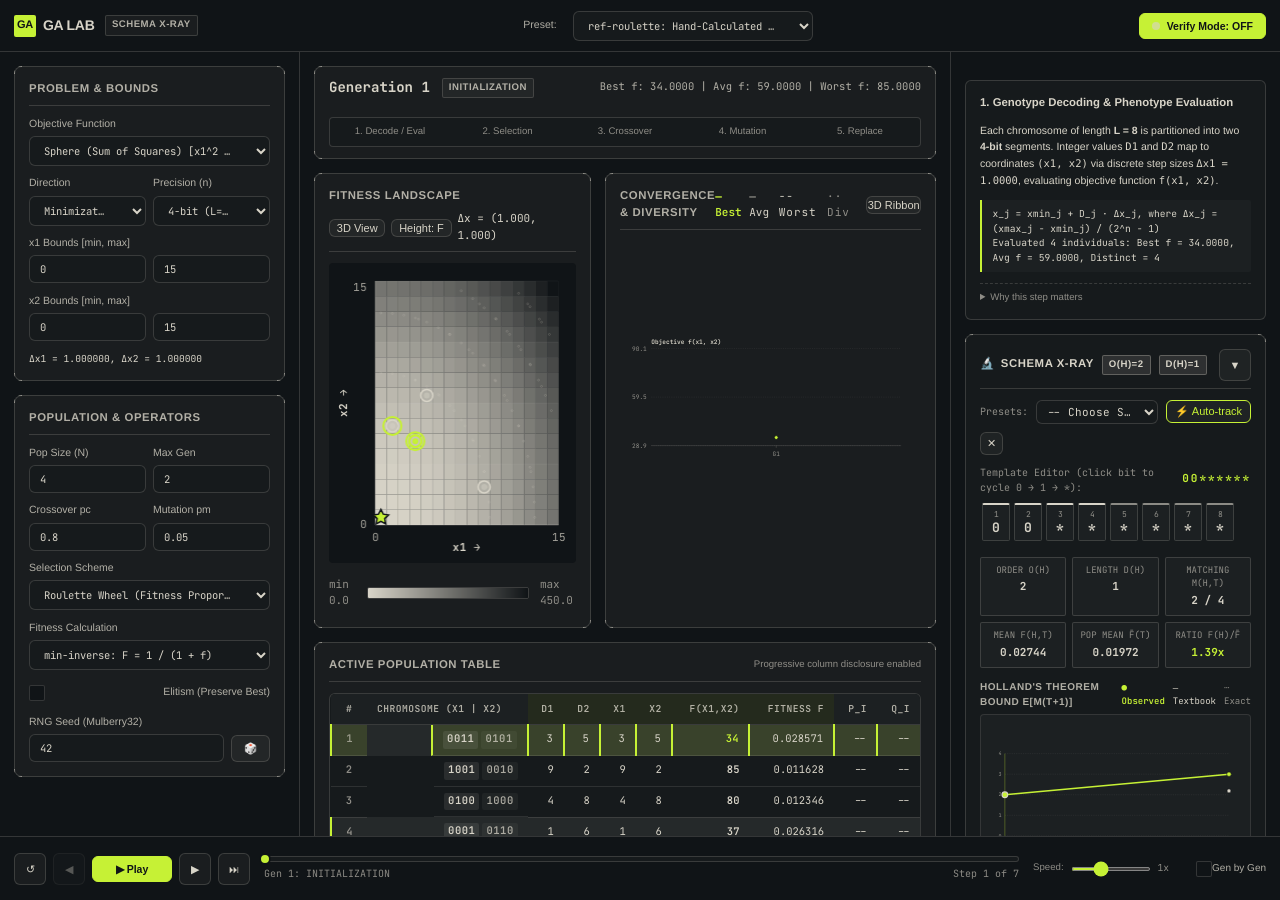
<file: index.html>
<!DOCTYPE html>
<html lang="en">
<head>
  <meta charset="UTF-8">
  <meta name="viewport" content="width=device-width, initial-scale=1.0">
  <title>GA Lab — Binary Genetic Algorithm Laboratory</title>
  <link rel="preconnect" href="https://fonts.googleapis.com">
  <link rel="preconnect" href="https://fonts.gstatic.com" crossorigin>
  <link href="https://fonts.googleapis.com/css2?family=Inter:wght@400;500;600;700&family=JetBrains+Mono:wght@400;500;600;700&display=swap" rel="stylesheet">
  <link rel="stylesheet" href="css/tokens.css">
  <link rel="stylesheet" href="css/layout.css">
  <link rel="stylesheet" href="css/components.css">
</head>
<body>
  <div id="app-root">
    <!-- 1. Top Bar -->
    <header id="top-bar" role="banner">
      <div class="top-bar-left">
        <div class="brand-badge" aria-label="GA Lab Logo">
          <div class="brand-icon">GA</div>
          <span>GA LAB</span>
        </div>
        <span class="brand-tag">Schema X-Ray</span>
      </div>

      <div class="top-bar-center">
        <label for="preset-select" class="form-label" style="margin-bottom: 0; margin-right: 6px;">Preset:</label>
        <select id="preset-select" class="input-select" style="width: 240px;" aria-label="Select Reference Preset">
          <!-- Populated by controls.js -->
        </select>
      </div>

      <div class="top-bar-right">
        <button id="clone-free-btn" class="btn btn-secondary" style="display: none;" title="Clone preset to Free Play with Mulberry32 RNG">
          Clone to Free Play
        </button>
        <button id="verify-mode-btn" class="btn btn-primary" aria-pressed="false">
          <span id="verify-status-dot" style="display:inline-block; width:8px; height:8px; border-radius:50%; background:var(--color-text-muted);"></span>
          Verify Mode: OFF
        </button>
      </div>
    </header>

    <!-- 2. Control Rail (Left) -->
    <aside id="control-rail" role="region" aria-label="Algorithm Parameters">
      <div class="stage-panel">
        <div class="stage-panel-header">
          <span class="stage-panel-title">Problem & Bounds</span>
        </div>
        
        <div class="form-group">
          <label for="problem-select" class="form-label">Objective Function</label>
          <select id="problem-select" class="input-select">
            <!-- Populated by problems.js -->
          </select>
        </div>

        <div id="custom-expr-wrap" class="form-group" style="display: none;">
          <label for="custom-expr-input" class="form-label">Custom Expression f(x1, x2)</label>
          <input type="text" id="custom-expr-input" class="input-text" value="x1^2 + x2^2" spellcheck="false" autocomplete="off">
          <div id="custom-expr-error" class="input-error-msg"></div>
        </div>

        <div class="input-row">
          <div class="form-group">
            <label for="problem-type" class="form-label">Direction</label>
            <select id="problem-type" class="input-select">
              <option value="min">Minimization</option>
              <option value="max">Maximization</option>
            </select>
          </div>
          <div class="form-group">
            <label for="precision-select" class="form-label">Precision (n)</label>
            <select id="precision-select" class="input-select">
              <option value="4">4-bit (L=8)</option>
              <option value="5">5-bit (L=10)</option>
            </select>
          </div>
        </div>

        <div class="form-group">
          <label class="form-label">x1 Bounds [min, max]</label>
          <div class="input-row">
            <input type="number" id="x1-min" class="input-number" value="0" step="any">
            <input type="number" id="x1-max" class="input-number" value="15" step="any">
          </div>
        </div>

        <div class="form-group">
          <label class="form-label">x2 Bounds [min, max]</label>
          <div class="input-row">
            <input type="number" id="x2-min" class="input-number" value="0" step="any">
            <input type="number" id="x2-max" class="input-number" value="15" step="any">
          </div>
        </div>

        <div class="form-label-desc" id="delta-display" style="font-family: var(--font-mono); color: var(--color-chrom-x1);">
          Δx1 = 1.000000, Δx2 = 1.000000
        </div>
      </div>

      <div class="stage-panel">
        <div class="stage-panel-header">
          <span class="stage-panel-title">Population & Operators</span>
        </div>

        <div class="input-row">
          <div class="form-group">
            <label for="pop-size" class="form-label">Pop Size (N)</label>
            <input type="number" id="pop-size" class="input-number" value="4" min="2" max="20" step="2">
            <div id="pop-size-error" class="input-error-msg">N must be even</div>
          </div>
          <div class="form-group">
            <label for="max-gen" class="form-label">Max Gen</label>
            <input type="number" id="max-gen" class="input-number" value="3" min="1" max="50">
          </div>
        </div>

        <div class="input-row">
          <div class="form-group">
            <label for="pc-input" class="form-label">Crossover pc</label>
            <input type="number" id="pc-input" class="input-number" value="0.8" min="0" max="1" step="0.05">
          </div>
          <div class="form-group">
            <label for="pm-input" class="form-label">Mutation pm</label>
            <input type="number" id="pm-input" class="input-number" value="0.05" min="0" max="1" step="0.01">
          </div>
        </div>

        <div class="form-group">
          <label for="selection-select" class="form-label">Selection Scheme</label>
          <select id="selection-select" class="input-select">
            <option value="roulette">Roulette Wheel (Fitness Proportionate)</option>
            <option value="tournament">Binary Tournament</option>
          </select>
        </div>

        <div class="form-group">
          <label for="fitness-mode-select" class="form-label">Fitness Calculation</label>
          <select id="fitness-mode-select" class="input-select">
            <option value="min-inverse">min-inverse: F = 1 / (1 + f)</option>
            <option value="min-cminus">min-cminus: F = C - f</option>
            <option value="max">max: F = f</option>
          </select>
        </div>

        <div id="cminus-wrap" class="form-group" style="display: none;">
          <label for="cminus-input" class="form-label">Constant C</label>
          <input type="number" id="cminus-input" class="input-number" value="450" step="any">
        </div>

        <div class="input-row" style="align-items: center; margin-top: 4px;">
          <label class="form-label" style="cursor: pointer; display: flex; align-items: center; gap: 8px;">
            <input type="checkbox" id="elitism-toggle" style="accent-color: var(--color-chrom-x1);">
            <span>Elitism (Preserve Best)</span>
          </label>
        </div>

        <div class="form-group" style="margin-top: 4px;">
          <label for="seed-input" class="form-label">RNG Seed (Mulberry32)</label>
          <div class="input-row">
            <input type="number" id="seed-input" class="input-number" value="42" step="1">
            <button id="reseed-btn" class="btn btn-secondary" title="Randomize Seed" style="flex: 0 0 auto;">🎲</button>
          </div>
        </div>
      </div>
    </aside>

    <!-- 3. Center Stage -->
    <main id="center-stage" role="main">
      <!-- Step & Phase Indicator -->
      <div class="stage-panel" style="padding: var(--space-3) var(--space-4);">
        <div style="display: flex; align-items: center; justify-content: space-between; margin-bottom: 8px;">
          <div style="display: flex; align-items: center; gap: 12px;">
            <span id="gen-badge" style="font-size: var(--font-size-md); font-weight: var(--font-weight-bold); font-family: var(--font-mono); color: var(--color-text-primary);">
              Generation 1
            </span>
            <span id="step-name-badge" class="brand-tag">
              DECODE & EVALUATION
            </span>
          </div>
          <div id="step-stats" style="font-size: var(--font-size-xs); font-family: var(--font-mono); color: var(--color-text-secondary);">
            Best f: -- | Avg f: -- | Worst f: --
          </div>
        </div>

        <div class="phase-stepper" id="phase-stepper">
          <div class="phase-step active" data-phase="DECODE_EVAL">1. Decode / Eval</div>
          <div class="phase-step" data-phase="SELECT">2. Selection</div>
          <div class="phase-step" data-phase="CROSSOVER">3. Crossover</div>
          <div class="phase-step" data-phase="MUTATE">4. Mutation</div>
          <div class="phase-step" data-phase="REPLACE">5. Replace</div>
        </div>
      </div>

      <!-- Visualizations Grid (Phase 3: 2D Fitness Heatmap & Convergence Chart) -->
      <div class="viz-grid">
        <!-- Landscape Panel (2D Heatmap & 3D Fitness Landscape) -->
        <section class="stage-panel" aria-label="Fitness Landscape Visualization">
          <div class="stage-panel-header" style="flex-wrap: wrap; gap: 6px;">
            <div style="display: flex; align-items: center; gap: 8px;">
              <span class="stage-panel-title" id="landscape-panel-title">Fitness Landscape</span>
              <span id="landscape-fallback-notice" style="display: none; font-size: 10px; padding: 1px 6px; border: 1px solid var(--panel-border); border-radius: var(--radius-xs); color: var(--stone); background: var(--panel-fill);">Reduced 3D</span>
            </div>
            <div style="display: flex; align-items: center; gap: 6px;">
              <button id="landscape-view-mode-btn" class="btn btn-secondary" style="padding: 2px 8px; font-size: 11px;" title="Toggle 2D Heatmap / 3D Landscape">3D View</button>
              <button id="landscape-metric-toggle" class="btn btn-secondary" style="padding: 2px 8px; font-size: 11px;" title="Toggle Height: Fitness F vs Objective f">Height: F</button>
              <button id="landscape-reset-btn" class="btn btn-secondary" style="display: none; padding: 2px 8px; font-size: 11px;" title="Reset 3D View (Key R)">Reset</button>
              <span id="heatmap-legend-delta" style="font-size: var(--font-size-2xs); font-family: var(--font-mono); color: var(--stone);"></span>
            </div>
          </div>
          <div id="heatmap-wrapper" style="position: relative; width: 100%; display: flex; justify-content: center; overflow: hidden;">
            <canvas id="heatmap-canvas" style="width: 100%; max-width: 440px; height: 300px; border-radius: var(--radius-sm);"></canvas>
            <canvas id="landscape-3d-canvas" role="img" aria-label="3D Fitness Landscape" style="display: none; width: 100%; max-width: 440px; height: 300px; border-radius: var(--radius-sm); cursor: grab;"></canvas>
            <div id="heatmap-tooltip" class="heatmap-tooltip" style="display: none;"></div>
          </div>
          <div class="heatmap-legend-wrap" id="heatmap-legend-container">
            <span id="heatmap-legend-min" style="font-family: var(--font-mono); font-size: 11px; color: var(--color-text-muted);">min</span>
            <canvas id="heatmap-legend-bar" width="160" height="10" style="border-radius: 2px; border: 1px solid var(--panel-border);"></canvas>
            <span id="heatmap-legend-max" style="font-family: var(--font-mono); font-size: 11px; color: var(--color-text-muted);">max</span>
          </div>
        </section>

        <!-- Convergence & Diversity Chart Panel -->
        <section class="stage-panel" aria-label="Convergence and Diversity Chart">
          <div class="stage-panel-header">
            <div style="display: flex; align-items: center; gap: 8px;">
              <span class="stage-panel-title">Convergence & Diversity</span>
              <span id="ribbon-fallback-notice" class="brand-tag" style="display: none; background: rgba(216, 212, 200, 0.15); color: var(--stone); border-color: rgba(216, 212, 200, 0.3);">Reduced 3D</span>
            </div>
            <div style="display: flex; align-items: center; gap: 8px;">
              <div class="chart-legend-chips">
                <span style="color: #C6F135; font-size: 11px; font-weight: 600;">― Best</span>
                <span style="color: #D8D4C8; font-size: 11px;">― Avg</span>
                <span style="color: #D8D4C8; font-size: 11px; letter-spacing: 1px;">-- Worst</span>
                <span style="color: rgba(216, 212, 200, 0.62); font-size: 11px; letter-spacing: 1px;">·· Div</span>
              </div>
              <button id="convergence-reset-btn" class="btn btn-secondary" style="display: none; font-size: 11px; padding: 2px 6px;" title="Reset 3D camera angle">Reset view</button>
              <button id="convergence-view-mode-btn" class="btn btn-secondary" style="font-size: 11px; padding: 2px 8px;" aria-pressed="false" title="Toggle between 2D chart and 3D ribbon view">3D Ribbon</button>
            </div>
          </div>
          <div id="convergence-wrapper" style="position: relative; width: 100%; display: flex; justify-content: center; overflow: hidden;">
            <svg id="convergence-chart-svg" viewBox="0 0 540 240" style="width: 100%; max-width: 540px; height: 320px;"></svg>
            <canvas id="convergence-ribbon-canvas" role="img" aria-label="3D Ribbon Convergence Chart" style="display: none; width: 100%; max-width: 540px; height: 320px; border-radius: var(--radius-sm); cursor: grab;"></canvas>
          </div>
        </section>
      </div>

      <!-- Selection Operator Stage (Phase 4: Animated Roulette Wheel & Tournament Bracket) -->
      <section class="stage-panel" id="selection-operator-panel" style="display: none;" aria-label="Selection Operator Visualization">
        <div class="stage-panel-header">
          <span class="stage-panel-title" id="selection-panel-title">Selection Mechanism</span>
          <span style="font-size: var(--font-size-2xs); color: var(--color-text-muted);">
            Animated selection & mating pool sampling
          </span>
        </div>
        <!-- Roulette View -->
        <div id="roulette-view" style="display: none; flex-direction: column; align-items: center; gap: var(--space-3); width: 100%;">
          <canvas id="roulette-canvas" style="width: 320px; height: 320px;"></canvas>
          <div id="roulette-readout" style="width: 100%; max-width: 440px;"></div>
        </div>
        <!-- Tournament View -->
        <div id="tournament-bracket" style="display: none; width: 100%;"></div>
      </section>

      <!-- Population Table Panel -->
      <section class="stage-panel" aria-label="Population Table">
        <div class="stage-panel-header">
          <span class="stage-panel-title">Active Population Table</span>
          <span style="font-size: var(--font-size-2xs); color: var(--color-text-muted);">
            Progressive column disclosure enabled
          </span>
        </div>

        <!-- Verify Mode Summary Bar (Phase 5) -->
        <div id="verify-summary-bar" class="verify-summary-bar" style="display: none;">
          <div class="verify-badge">
            <span class="verify-badge-icon">✓</span>
            <span>Gen <span id="verify-gen-num">1</span>: <strong id="verify-gen-counts">0 / 0</strong> matched</span>
          </div>
          <div class="verify-badge">
            <span>Global Match: <strong id="verify-global-counts">0 / 0</strong> (<span id="verify-global-pct">100%</span>)</span>
          </div>
          <div style="font-size: 10px; color: var(--color-text-muted); margin-left: auto;">
            Tolerance: 0.5·10^(−dec) + 1e-9 | Hover cell for details
          </div>
        </div>

        <div class="table-container">
          <table class="pop-table" id="population-table">
            <thead>
              <tr>
                <th>#</th>
                <th>Chromosome (x1 | x2)</th>
                <th class="col-disclose col-d">D1</th>
                <th class="col-disclose col-d">D2</th>
                <th class="col-disclose col-x">x1</th>
                <th class="col-disclose col-x">x2</th>
                <th class="col-disclose col-f">f(x1,x2)</th>
                <th class="col-disclose col-fit">Fitness F</th>
                <th class="col-disclose col-prob">p_i</th>
                <th class="col-disclose col-prob">q_i</th>
              </tr>
            </thead>
            <tbody id="population-table-body">
              <!-- Populated by table.js -->
            </tbody>
          </table>
        </div>
      </section>

      <!-- Chromosome Strips Detail Panel -->
      <section class="stage-panel" aria-label="Chromosome Bit Strips">
        <div class="stage-panel-header">
          <span class="stage-panel-title">Chromosome Bit Strips & Operator Inspection</span>
          <span id="strip-hint" style="font-size: var(--font-size-2xs); color: var(--color-text-muted);">
            Click a row above to inspect bits & weights
          </span>
        </div>
        <div id="chromosome-strips" class="strips-container">
          <!-- Populated by strips.js -->
        </div>
        <div id="chromosome-live-announcer" class="sr-only" aria-live="polite"></div>
      </section>
    </main>

    <!-- 4. Narration & Schema Rail (Right) -->
    <aside id="narration-rail" role="complementary" aria-label="Step Narration and Schema X-Ray">
      <!-- Error & Warning alerts container -->
      <div id="alert-container"></div>

      <!-- Narration Card -->
      <div class="narration-card" id="narration-card">
        <div class="narration-title" id="narration-title">
          <span>Step Narration</span>
        </div>
        <div class="narration-body" id="narration-body">
          Initializing algorithm state...
        </div>
        <div class="narration-math" id="narration-math" style="display: none;"></div>
        <details class="narration-why" id="narration-why">
          <summary>Why this step matters</summary>
          <div id="narration-why-text" style="margin-top: 6px;"></div>
        </details>
      </div>

      <!-- Schema X-Ray Panel (Phase 6) -->
      <section class="stage-panel schema-xray-panel" id="schema-xray-panel" aria-label="Schema X-Ray and Holland Bound Analyzer">
      </section>
    </aside>

    <!-- 5. Bottom Timeline Bar -->
    <footer id="timeline-bar" role="toolbar" aria-label="Playback and Timeline Navigation">
      <div class="timeline-controls-left">
        <button id="reset-btn" class="btn btn-secondary btn-icon" title="Reset to Gen 1 (R)" aria-label="Reset">
          ↺
        </button>
        <button id="step-back-btn" class="btn btn-secondary btn-icon" title="Step Back (←)" aria-label="Step Back">
          ◀
        </button>
        <button id="play-pause-btn" class="btn btn-primary" title="Play / Pause (Space)" style="min-width: 80px;" aria-label="Play or Pause">
          ▶ Play
        </button>
        <button id="step-fwd-btn" class="btn btn-secondary btn-icon" title="Step Forward (→)" aria-label="Step Forward">
          ▶
        </button>
        <button id="next-gen-btn" class="btn btn-secondary btn-icon" title="Next Generation (⏭)" aria-label="Next Generation">
          ⏭
        </button>
      </div>

      <div class="timeline-scrubber-center">
        <div class="scrubber-track" id="scrubber-track" role="slider" aria-label="Timeline Step Scrubber" tabindex="0">
          <div class="scrubber-fill" id="scrubber-fill"></div>
          <div class="scrubber-thumb" id="scrubber-thumb"></div>
        </div>
        <div class="scrubber-labels">
          <span id="scrubber-gen-label">Gen 1 / Sub-step 1</span>
          <span id="scrubber-step-count">Step 1 of 1</span>
        </div>
      </div>

      <div class="timeline-controls-right">
        <div class="speed-slider-wrap">
          <label for="speed-slider">Speed:</label>
          <input type="range" id="speed-slider" class="slider" min="100" max="1500" value="600" step="50" style="width: 80px;" aria-label="Playback Speed">
          <span id="speed-val" style="font-family: var(--font-mono); width: 28px;">1x</span>
        </div>
        <div style="display: flex; align-items: center; gap: 6px;">
          <label class="form-label" style="font-size: 10px; margin-bottom: 0; cursor: pointer;">
            <input type="checkbox" id="granularity-toggle" style="accent-color: var(--color-chrom-x1);">
            <span>Gen by Gen</span>
          </label>
        </div>
      </div>
    </footer>
  </div>

  <!-- Application Entry Point (ES Module) -->
  <script type="module" src="js/main.js"></script>
</body>
</html>
</file>
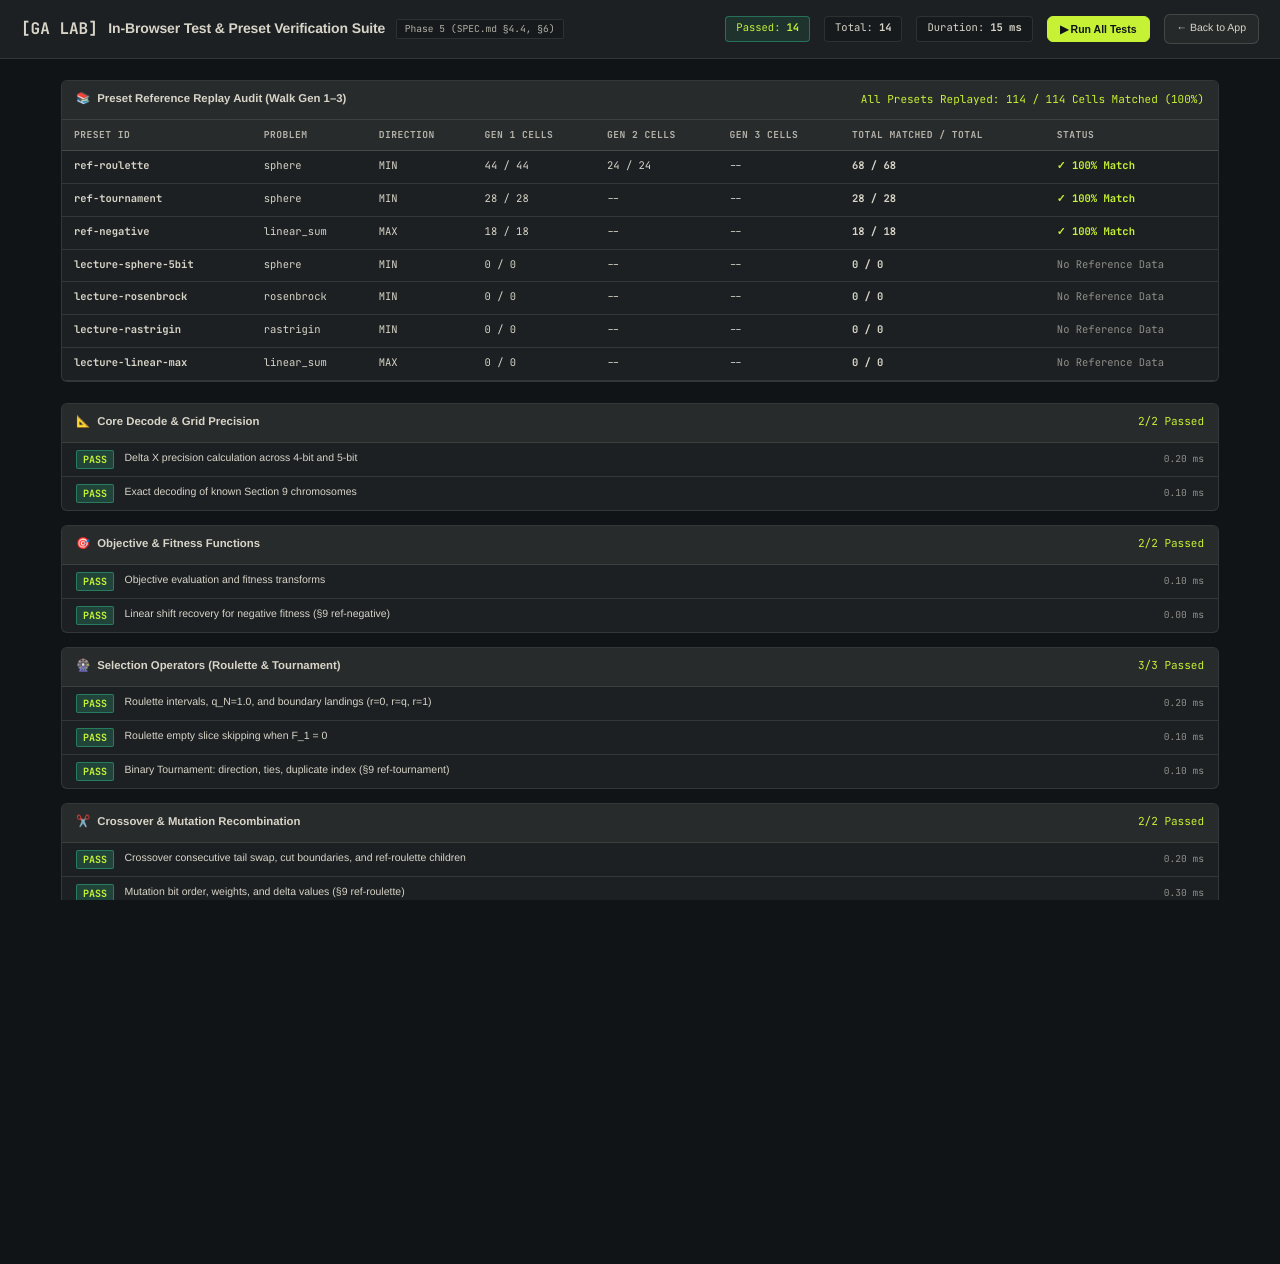
<file: tests.html>
<!DOCTYPE html>
<html lang="en">
<head>
  <meta charset="UTF-8">
  <meta name="viewport" content="width=device-width, initial-scale=1.0">
  <title>GA Lab — In-Browser Test Suite & Verification</title>
  
  <link rel="preconnect" href="https://fonts.googleapis.com">
  <link rel="preconnect" href="https://fonts.gstatic.com" crossorigin>
  <link href="https://fonts.googleapis.com/css2?family=Inter:wght@400;500;600;700&family=JetBrains+Mono:wght@400;500;600;700&display=swap" rel="stylesheet">

  <link rel="stylesheet" href="css/tokens.css">
  <link rel="stylesheet" href="css/layout.css">
  <link rel="stylesheet" href="css/components.css">

  <style>
    body {
      background-color: var(--color-bg-base);
      color: var(--color-text-primary);
      font-family: var(--font-sans);
      margin: 0;
      padding: 0;
      min-height: 100vh;
      display: flex;
      flex-direction: column;
    }

    .test-header {
      background: var(--color-surface-raised);
      border-bottom: 1px solid var(--color-border-subtle);
      padding: var(--space-4) var(--space-6);
      display: flex;
      align-items: center;
      justify-content: space-between;
      position: sticky;
      top: 0;
      z-index: 50;
      backdrop-filter: blur(8px);
    }

    .test-brand {
      display: flex;
      align-items: center;
      gap: var(--space-3);
    }

    .test-brand h1 {
      margin: 0;
      font-size: var(--font-size-md);
      font-weight: var(--font-weight-bold);
      letter-spacing: -0.01em;
    }

    .test-meta-badge {
      font-family: var(--font-mono);
      font-size: var(--font-size-2xs);
      background: var(--color-surface-inset);
      border: 1px solid var(--color-border-subtle);
      padding: 2px 8px;
      border-radius: var(--radius-xs);
      color: var(--color-text-secondary);
    }

    .test-stats-bar {
      display: flex;
      align-items: center;
      gap: var(--space-4);
      font-family: var(--font-mono);
      font-size: var(--font-size-xs);
    }

    .stat-pill {
      display: inline-flex;
      align-items: center;
      gap: 6px;
      padding: 4px 10px;
      border-radius: var(--radius-sm);
      background: var(--color-surface-inset);
      border: 1px solid var(--color-border-subtle);
    }

    .stat-pill.passed {
      color: var(--color-success);
      border-color: rgba(52, 211, 153, 0.4);
      background: rgba(52, 211, 153, 0.1);
    }

    .stat-pill.failed {
      color: var(--color-danger);
      border-color: rgba(248, 113, 113, 0.4);
      background: rgba(248, 113, 113, 0.1);
    }

    .test-main-container {
      max-width: 1200px;
      margin: 0 auto;
      padding: var(--space-6);
      width: 100%;
      box-sizing: border-box;
      display: flex;
      flex-direction: column;
      gap: var(--space-6);
    }

    .test-suite-card {
      background: var(--color-surface-raised);
      border: 1px solid var(--color-border-subtle);
      border-radius: var(--radius-md);
      overflow: hidden;
      box-shadow: var(--shadow-sm);
    }

    .suite-card-header {
      background: var(--color-surface-overlay);
      padding: var(--space-3) var(--space-4);
      border-bottom: 1px solid var(--color-border-subtle);
      display: flex;
      align-items: center;
      justify-content: space-between;
    }

    .suite-card-title {
      font-size: var(--font-size-sm);
      font-weight: var(--font-weight-semibold);
      color: var(--color-text-primary);
      display: flex;
      align-items: center;
      gap: var(--space-2);
    }

    .suite-test-list {
      display: flex;
      flex-direction: column;
    }

    .test-item-row {
      display: flex;
      align-items: center;
      justify-content: space-between;
      padding: var(--space-2) var(--space-4);
      border-bottom: 1px solid var(--color-border-subtle);
      font-size: var(--font-size-xs);
      transition: background var(--duration-fast) ease;
    }

    .test-item-row:last-child {
      border-bottom: none;
    }

    .test-item-row:hover {
      background: var(--color-surface-hover);
    }

    .test-name-wrap {
      display: flex;
      align-items: center;
      gap: var(--space-3);
    }

    .test-badge {
      font-family: var(--font-mono);
      font-size: 10px;
      font-weight: bold;
      padding: 1px 6px;
      border-radius: var(--radius-xs);
    }

    .test-badge.pass {
      background: rgba(52, 211, 153, 0.2);
      color: var(--color-success);
      border: 1px solid rgba(52, 211, 153, 0.4);
    }

    .test-badge.fail {
      background: rgba(248, 113, 113, 0.2);
      color: var(--color-danger);
      border: 1px solid rgba(248, 113, 113, 0.4);
    }

    .test-time {
      font-family: var(--font-mono);
      font-size: var(--font-size-2xs);
      color: var(--color-text-muted);
    }

    .audit-table {
      width: 100%;
      border-collapse: collapse;
      font-family: var(--font-mono);
      font-size: var(--font-size-xs);
      text-align: left;
    }

    .audit-table th {
      background: var(--color-surface-overlay);
      padding: 8px 12px;
      border-bottom: 1px solid var(--color-border-medium);
      color: var(--color-text-secondary);
      font-size: var(--font-size-2xs);
      text-transform: uppercase;
      letter-spacing: 0.05em;
    }

    .audit-table td {
      padding: 8px 12px;
      border-bottom: 1px solid var(--color-border-subtle);
      color: var(--color-text-primary);
    }

    .audit-table tr:hover {
      background: var(--color-surface-hover);
    }

    @media (max-width: 900px) {
      .test-header {
        flex-direction: column;
        align-items: flex-start;
        gap: var(--space-3);
      }
      .test-stats-bar {
        width: 100%;
        justify-content: space-between;
      }
    }
  </style>
</head>
<body>

  <header class="test-header">
    <div class="test-brand">
      <span style="color: var(--color-chrom-x1); font-weight: bold; font-family: var(--font-mono); font-size: 16px;">[GA LAB]</span>
      <h1>In-Browser Test & Preset Verification Suite</h1>
      <span class="test-meta-badge">Phase 5 (SPEC.md §4.4, §6)</span>
    </div>

    <div class="test-stats-bar">
      <div id="stat-passed" class="stat-pill passed">
        <span>Passed:</span>
        <strong id="passed-count">0</strong>
      </div>
      <div id="stat-failed" class="stat-pill failed" style="display: none;">
        <span>Failed:</span>
        <strong id="failed-count">0</strong>
      </div>
      <div class="stat-pill">
        <span>Total:</span>
        <strong id="total-count">0</strong>
      </div>
      <div class="stat-pill">
        <span>Duration:</span>
        <strong id="duration-count">0 ms</strong>
      </div>
      <button id="run-tests-btn" class="btn btn-primary" style="font-size: var(--font-size-xs);">
        ▶ Run All Tests
      </button>
      <a href="index.html" class="btn btn-secondary" style="font-size: var(--font-size-xs); text-decoration: none;">
        ← Back to App
      </a>
    </div>
  </header>

  <main class="test-main-container">
    
    <!-- Presets Verification Breakdown Card -->
    <section class="test-suite-card" aria-label="Preset Reference Runs Verification">
      <div class="suite-card-header">
        <span class="suite-card-title">
          <span>📚</span>
          <span>Preset Reference Replay Audit (Walk Gen 1–3)</span>
        </span>
        <span id="preset-audit-summary" style="font-family: var(--font-mono); font-size: 11px; color: var(--color-success);">
          Checking presets...
        </span>
      </div>
      <div style="overflow-x: auto;">
        <table class="audit-table" id="presets-audit-table">
          <thead>
            <tr>
              <th>Preset ID</th>
              <th>Problem</th>
              <th>Direction</th>
              <th>Gen 1 Cells</th>
              <th>Gen 2 Cells</th>
              <th>Gen 3 Cells</th>
              <th>Total Matched / Total</th>
              <th>Status</th>
            </tr>
          </thead>
          <tbody id="presets-audit-tbody">
            <!-- Populated by in-browser-runner.js -->
          </tbody>
        </table>
      </div>
    </section>

    <!-- Test Suites Container -->
    <div id="test-suites-container" style="display: flex; flex-direction: column; gap: var(--space-4);">
      <!-- Populated by in-browser-runner.js -->
    </div>

  </main>

  <script type="module" src="tests/in-browser-runner.js"></script>
</body>
</html>
</file>
<file: css/tokens.css>
/**
 * css/tokens.css - Design System Tokens for GA Lab (Depth-Layered 3D Redesign).
 * Strict three-color system:
 * --graphite: #101417 (ground)
 * --stone:    #D8D4C8 (structure, text)
 * --lime:     #C6F135 (signal: best individual, mutation, cut-line, focus, primary action)
 *
 * No fourth hue. Depth from geometry, parallax, and structural layering only.
 * Zero drop shadows, glows, or gradients.
 */

:root {
  /* Exactly Three Base Colors */
  --graphite: #101417;
  --stone:    #D8D4C8;
  --lime:     #C6F135;

  /* Strict Three-Color Variations & Ratios */
  --panel-fill:         color-mix(in srgb, var(--stone) 5%, transparent);
  --panel-border:       color-mix(in srgb, var(--stone) 18%, transparent);
  --panel-border-hover: color-mix(in srgb, var(--lime) 55%, transparent);
  --text-muted:         color-mix(in srgb, var(--stone) 62%, transparent);
  --text-primary:       var(--stone);
  --text-on-lime:       var(--graphite);

  /* Surface Mapping to 3-Color Hierarchy */
  --color-bg-base:        var(--graphite);
  --color-surface-base:   var(--graphite);
  --color-surface-raised: color-mix(in srgb, var(--stone) 6%, var(--graphite));
  --color-surface-overlay: color-mix(in srgb, var(--stone) 12%, var(--graphite));
  --color-surface-inset:  color-mix(in srgb, var(--stone) 3%, var(--graphite));

  /* Translucent Borders */
  --color-border-subtle: color-mix(in srgb, var(--stone) 12%, transparent);
  --color-border-medium: color-mix(in srgb, var(--stone) 18%, transparent);
  --color-border-strong: color-mix(in srgb, var(--stone) 35%, transparent);

  /* Text & Content Roles */
  --color-text-primary:   var(--stone);
  --color-text-secondary: color-mix(in srgb, var(--stone) 80%, transparent);
  --color-text-muted:     color-mix(in srgb, var(--stone) 62%, transparent);

  /* Algorithmic & State Semantics (derived from 3-color palette) */
  --color-signal:         var(--lime);
  --color-chrom-x1:       var(--stone);
  --color-chrom-x2:       color-mix(in srgb, var(--stone) 70%, transparent);
  --color-success:        var(--lime);
  --color-warning:        var(--stone);
  --color-danger:         color-mix(in srgb, var(--stone) 85%, transparent);

  /* Flat Styling: ZERO drop shadows, ZERO glows, ZERO gradients */
  --shadow-sm: none;
  --shadow-md: none;
  --shadow-lg: none;
  --glow-x1: none;
  --glow-x2: none;
  --glow-accent: none;
  --glow-success: none;
  --glow-danger: none;

  /* Typography */
  --font-sans: -apple-system, BlinkMacSystemFont, "Segoe UI", Roboto, "Helvetica Neue", Arial, sans-serif;
  --font-mono: 'JetBrains Mono', "SF Mono", Monaco, Consolas, monospace;

  /* Font Sizes */
  --font-size-2xs: 0.6875rem; /* 11px */
  --font-size-xs: 0.75rem;    /* 12px */
  --font-size-sm: 0.8125rem;  /* 13px */
  --font-size-base: 0.875rem; /* 14px */
  --font-size-md: 1.0rem;     /* 16px */
  --font-size-lg: 1.125rem;   /* 18px */
  --font-size-xl: 1.375rem;   /* 22px */

  /* Font Weights */
  --font-weight-regular: 400;
  --font-weight-medium: 500;
  --font-weight-semibold: 600;
  --font-weight-bold: 700;

  /* Spacing Scale (4px base) */
  --space-1: 0.25rem;  /* 4px */
  --space-2: 0.5rem;   /* 8px */
  --space-3: 0.75rem;  /* 12px */
  --space-4: 1.0rem;   /* 16px */
  --space-5: 1.25rem;  /* 20px */
  --space-6: 1.5rem;   /* 24px */
  --space-8: 2.0rem;   /* 32px */

  /* Radii: 8px panels, 6px controls */
  --radius-xs: 2px;
  --radius-sm: 4px;
  --radius-md: 6px; /* controls */
  --radius-lg: 8px; /* panels */

  /* 3D Depth Tiers */
  --depth-ground:      0px;
  --depth-interactive: 24px;
  --depth-floating:    48px;

  /* Dynamic Tilt Variables (managed by TiltController) */
  --tilt-rx: 0deg;
  --tilt-ry: 0deg;

  /* Motion Timing */
  --duration-fast: 100ms;
  --duration-normal: 200ms;
  --duration-panel: 300ms;
  --ease-panel: cubic-bezier(0.2, 0.8, 0.2, 1);
}
</file>
<file: css/layout.css>
/**
 * css/layout.css - App Shell & 5-Zone Grid Layout for GA Lab (Depth-Layered 3D Redesign).
 * Conforms to SPEC.md §5 and UI Redesign Level 1 Foundations:
 * - 800px container perspective with 3D transform preservation
 * - Multiplane depth tiers: ground (0px), interactive stages (24px), floating cards (48px)
 * - Pure 3-color palette (--graphite, --stone, --lime), flat styling, zero gradients/shadows
 * - Responsive collapse down to 900px
 */

*, *::before, *::after {
  box-sizing: border-box;
  margin: 0;
  padding: 0;
}

html, body {
  width: 100%;
  height: 100%;
  overflow: hidden;
  background-color: var(--color-bg-base);
  color: var(--color-text-primary);
  font-family: var(--font-sans);
  font-size: var(--font-size-base);
  line-height: 1.5;
  -webkit-font-smoothing: antialiased;
  -moz-osx-font-smoothing: grayscale;
  text-rendering: geometricPrecision;
}

/* App Shell Container: 5-zone grid with 800px perspective */
#app-root {
  display: grid;
  grid-template-rows: 52px 1fr 64px;
  grid-template-columns: clamp(300px, 23vw, 360px) 1fr clamp(330px, 24vw, 380px);
  grid-template-areas:
    "top-bar    top-bar      top-bar"
    "ctrl-rail  center-stage narr-rail"
    "timeline   timeline     timeline";
  width: 100vw;
  height: 100vh;
  overflow: hidden;
  perspective: 800px;
  perspective-origin: 50% 50%;
  transform-style: preserve-3d;
}

/* 1. TOP BAR */
#top-bar {
  grid-area: top-bar;
  display: flex;
  align-items: center;
  justify-content: space-between;
  padding: 0 var(--space-4);
  background-color: var(--color-surface-base);
  border-bottom: 1px solid var(--panel-border);
  z-index: 20;
  transform: translateZ(var(--depth-ground));
}

.top-bar-left, .top-bar-center, .top-bar-right {
  display: flex;
  align-items: center;
  gap: var(--space-3);
}

.brand-badge {
  display: flex;
  align-items: center;
  gap: var(--space-2);
  font-weight: var(--font-weight-bold);
  font-size: var(--font-size-md);
  letter-spacing: -0.02em;
  color: var(--stone);
}

/* Flat Lime Brand Icon with Graphite text */
.brand-icon {
  width: 22px;
  height: 22px;
  border-radius: var(--radius-xs);
  background-color: var(--lime);
  display: flex;
  align-items: center;
  justify-content: center;
  font-size: 11px;
  font-weight: 900;
  color: var(--graphite);
}

.brand-tag {
  font-size: var(--font-size-2xs);
  padding: 2px 6px;
  border-radius: var(--radius-xs);
  background: var(--panel-fill);
  color: var(--color-text-secondary);
  border: 1px solid var(--panel-border);
  font-weight: var(--font-weight-semibold);
  text-transform: uppercase;
  letter-spacing: 0.05em;
}

/* 2. CONTROL RAIL (LEFT) - Ground Tier */
#control-rail {
  grid-area: ctrl-rail;
  background-color: var(--color-surface-base);
  border-right: 1px solid var(--panel-border);
  overflow-y: auto;
  overflow-x: hidden;
  padding: var(--space-4);
  display: flex;
  flex-direction: column;
  gap: var(--space-4);
  z-index: 10;
  transform-style: preserve-3d;
}

#control-rail .stage-panel {
  --depth-z: var(--depth-ground);
  --tilt-factor: 0.35;
}

/* 3. CENTER STAGE - Interactive Stages Tier (24px) */
#center-stage {
  grid-area: center-stage;
  background-color: var(--color-bg-base);
  overflow-y: auto;
  overflow-x: hidden;
  padding: var(--space-4);
  display: flex;
  flex-direction: column;
  gap: var(--space-4);
  transform-style: preserve-3d;
}

#center-stage .stage-panel {
  --depth-z: var(--depth-interactive);
  --tilt-factor: 1.0;
}

/* Stage Panels Base Layout */
.stage-panel {
  display: flex;
  flex-direction: column;
  gap: var(--space-3);
}

.stage-panel-header {
  display: flex;
  align-items: center;
  justify-content: space-between;
  border-bottom: 1px solid var(--panel-border);
  padding-bottom: var(--space-2);
}

.stage-panel-title {
  font-size: var(--font-size-sm);
  font-weight: var(--font-weight-semibold);
  color: var(--color-text-secondary);
  text-transform: uppercase;
  letter-spacing: 0.05em;
}

/* 4. NARRATION & SCHEMA RAIL (RIGHT) - Ground Tier */
#narration-rail {
  grid-area: narr-rail;
  background-color: var(--color-surface-base);
  border-left: 1px solid var(--panel-border);
  overflow-y: auto;
  overflow-x: hidden;
  padding: var(--space-4);
  display: flex;
  flex-direction: column;
  gap: var(--space-4);
  z-index: 10;
  transform-style: preserve-3d;
}

#narration-rail .stage-panel {
  --depth-z: var(--depth-ground);
  --tilt-factor: 0.35;
}

/* 5. TIMELINE BAR (BOTTOM) - Ground Tier */
#timeline-bar {
  grid-area: timeline;
  background-color: var(--color-surface-base);
  border-top: 1px solid var(--panel-border);
  display: flex;
  align-items: center;
  justify-content: space-between;
  padding: 0 var(--space-4);
  gap: var(--space-4);
  z-index: 20;
  transform: translateZ(var(--depth-ground));
}

/* Floating Modals and Cards Tier (48px) */
#formula-modal,
#alert-container,
#heatmap-tooltip {
  --depth-z: var(--depth-floating);
  --tilt-factor: 1.3;
}

/* Custom Scrollbars */
::-webkit-scrollbar {
  width: 6px;
  height: 6px;
}
::-webkit-scrollbar-track {
  background: transparent;
}
::-webkit-scrollbar-thumb {
  background: var(--panel-border);
  border-radius: var(--radius-xs);
}
::-webkit-scrollbar-thumb:hover {
  background: color-mix(in srgb, var(--stone) 35%, transparent);
}

/* Responsive collapse down to 900px */
@media (max-width: 1100px) {
  #app-root {
    grid-template-columns: 260px 1fr 300px;
  }
}

@media (max-width: 900px) {
  #app-root {
    grid-template-rows: 52px 1fr 1fr 64px;
    grid-template-columns: 240px 1fr;
    grid-template-areas:
      "top-bar    top-bar"
      "ctrl-rail  center-stage"
      "ctrl-rail  narr-rail"
      "timeline   timeline";
  }
}
</file>
<file: css/components.css>
/**
 * css/components.css - Interactive Components & Visual Elements for GA Lab (Depth-Layered 3D Redesign).
 * Strict 3-color palette: --graphite #101417, --stone #D8D4C8, --lime #C6F135.
 * Flat styling: zero drop shadows, glows, or gradients. Depth from geometry and layering only.
 * 8px panels, 6px controls. Monospace with tabular numbers for data.
 */

/* -------------------------------------------------------------
 * 1. Global Focus & Accessibility Defaults
 * ------------------------------------------------------------- */

:focus-visible {
  outline: 2px solid var(--lime) !important;
  outline-offset: 2px !important;
}

/* -------------------------------------------------------------
 * 2. Form Controls & Inputs (6px radius)
 * ------------------------------------------------------------- */

.form-group {
  display: flex;
  flex-direction: column;
  gap: var(--space-1);
}

.form-label {
  font-size: var(--font-size-xs);
  font-weight: var(--font-weight-medium);
  color: var(--color-text-secondary);
  display: flex;
  align-items: center;
  justify-content: space-between;
}

.form-label-desc {
  font-size: var(--font-size-2xs);
  color: var(--color-text-muted);
}

.input-text, .input-select, .input-number {
  background-color: var(--color-surface-inset);
  color: var(--stone);
  border: 1px solid var(--panel-border);
  border-radius: var(--radius-md);
  padding: 6px 10px;
  font-family: var(--font-mono);
  font-size: var(--font-size-xs);
  font-variant-numeric: tabular-nums;
  outline: none;
  transition: border-color var(--duration-fast) ease;
  width: 100%;
}

.input-select {
  text-overflow: ellipsis;
  overflow: hidden;
  white-space: nowrap;
  padding-right: 22px;
}

.input-select option {
  background-color: var(--graphite);
  color: var(--stone);
  font-family: var(--font-mono);
  font-size: var(--font-size-xs);
}

/* -------------------------------------------------------------
 * 2a. Checkboxes (Graphite fill, Stone border, Lime check, Lime focus ring)
 * ------------------------------------------------------------- */

input[type="checkbox"] {
  appearance: none;
  -webkit-appearance: none;
  width: 16px;
  height: 16px;
  background-color: var(--graphite);
  border: 1px solid var(--panel-border);
  border-radius: var(--radius-xs);
  cursor: pointer;
  position: relative;
  display: inline-grid;
  place-content: center;
  margin: 0;
  vertical-align: middle;
  flex-shrink: 0;
  transition: border-color var(--duration-fast) ease, background-color var(--duration-fast) ease;
}

input[type="checkbox"]:hover {
  border-color: var(--stone);
}

input[type="checkbox"]::before {
  content: '';
  width: 8px;
  height: 5px;
  border-left: 2px solid var(--lime);
  border-bottom: 2px solid var(--lime);
  transform: rotate(-45deg) scale(0);
  transform-origin: center;
  transition: transform 120ms cubic-bezier(0.2, 0.8, 0.2, 1);
  margin-top: -2px;
}

input[type="checkbox"]:checked::before {
  transform: rotate(-45deg) scale(1);
}

input[type="checkbox"]:checked {
  border-color: var(--lime);
  background-color: color-mix(in srgb, var(--lime) 10%, var(--graphite));
}

input[type="checkbox"]:focus-visible {
  outline: 2px solid var(--lime) !important;
  outline-offset: 2px !important;
}

.input-text:hover, .input-select:hover, .input-number:hover {
  border-color: color-mix(in srgb, var(--stone) 35%, transparent);
}

.input-text:focus-visible, .input-select:focus-visible, .input-number:focus-visible {
  border-color: var(--lime);
  outline: 2px solid var(--lime);
  outline-offset: 2px;
}

.input-row {
  display: flex;
  gap: var(--space-2);
  align-items: center;
}

.input-row > * {
  flex: 1;
}

.input-unit {
  font-size: var(--font-size-xs);
  color: var(--color-text-muted);
  font-family: var(--font-mono);
  font-variant-numeric: tabular-nums;
}

.input-error-msg {
  font-size: var(--font-size-2xs);
  color: var(--stone);
  border-left: 2px solid var(--lime);
  padding-left: 6px;
  margin-top: 2px;
  display: none;
}

.input-error-msg.visible {
  display: block;
}

/* -------------------------------------------------------------
 * 3. Buttons (6px radius, Lime Hover Sweep from Left)
 * ------------------------------------------------------------- */

.btn {
  display: inline-flex;
  align-items: center;
  justify-content: center;
  gap: var(--space-2);
  padding: 6px 12px;
  border-radius: var(--radius-md);
  font-family: var(--font-sans);
  font-size: var(--font-size-xs);
  font-weight: var(--font-weight-medium);
  cursor: pointer;
  border: 1px solid var(--panel-border);
  background-color: var(--panel-fill);
  color: var(--stone);
  outline: none;
  user-select: none;
  white-space: nowrap;
  position: relative;
  overflow: hidden;
  z-index: 1;
  transition: color 300ms ease, border-color 300ms ease;
}

/* Lime sweep pseudo-element */
.btn::before {
  content: '';
  position: absolute;
  top: 0;
  left: 0;
  width: 100%;
  height: 100%;
  background-color: var(--lime);
  transform: scaleX(0);
  transform-origin: left center;
  transition: transform 300ms cubic-bezier(0.2, 0.8, 0.2, 1);
  z-index: -1;
}

.btn:hover:not(:disabled)::before {
  transform: scaleX(1);
}

.btn:hover:not(:disabled) {
  color: var(--graphite) !important;
  border-color: var(--lime);
}

.btn:hover:not(:disabled) * {
  color: var(--graphite) !important;
}

.btn:active {
  transform: translateY(1px);
}

.btn:focus-visible {
  outline: 2px solid var(--lime);
  outline-offset: 2px;
}

/* Primary Action Buttons */
.btn-primary {
  background-color: var(--lime);
  color: var(--graphite);
  border-color: var(--lime);
  font-weight: var(--font-weight-semibold);
}

.btn-primary * {
  color: var(--graphite);
}

.btn-primary::before {
  background-color: color-mix(in srgb, var(--lime) 85%, var(--stone));
}

.btn-primary:hover:not(:disabled) {
  color: var(--graphite) !important;
  border-color: var(--lime);
}

.btn-secondary {
  background-color: var(--panel-fill);
  color: var(--stone);
  border-color: var(--panel-border);
}

.btn-accent {
  background-color: color-mix(in srgb, var(--stone) 10%, transparent);
  color: var(--stone);
  border-color: color-mix(in srgb, var(--stone) 25%, transparent);
}

.btn-danger {
  background-color: var(--panel-fill);
  color: var(--stone);
  border-color: var(--panel-border);
}

.btn-icon {
  padding: 6px;
  width: 32px;
  height: 32px;
  border-radius: var(--radius-md);
  background-color: var(--panel-fill);
  color: var(--stone);
  border: 1px solid var(--panel-border);
}

.btn:disabled {
  opacity: 0.35;
  cursor: not-allowed;
  transform: none;
}

/* -------------------------------------------------------------
 * 4. Stage Panels (8px radius, Corner Brackets, Depth Entrance)
 * ------------------------------------------------------------- */

@keyframes panel-entrance {
  0% {
    opacity: 0;
    transform: translateZ(-20px) rotateX(8deg);
  }
  100% {
    opacity: 1;
    transform: translateZ(var(--depth-z, 0px)) rotateX(calc(var(--tilt-rx) * var(--tilt-factor, 1))) rotateY(calc(var(--tilt-ry) * var(--tilt-factor, 1)));
  }
}

.stage-panel {
  position: relative;
  background-color: var(--panel-fill);
  border: 1px solid var(--panel-border);
  border-radius: var(--radius-lg);
  padding: var(--space-4);
  box-shadow: none;
  transform: translateZ(var(--depth-z, 0px)) rotateX(calc(var(--tilt-rx) * var(--tilt-factor, 1))) rotateY(calc(var(--tilt-ry) * var(--tilt-factor, 1)));
  transform-style: preserve-3d;
  will-change: transform;
  transition: border-color var(--duration-normal) ease;
  animation: panel-entrance 300ms cubic-bezier(0.2, 0.8, 0.2, 1) both;
}

.stage-panel:hover {
  border-color: var(--panel-border-hover);
}

/* Corner brackets: 1px stone @ 60% alpha, 8px length on both axes */
.stage-panel::before {
  content: '';
  position: absolute;
  inset: -1px;
  border-radius: var(--radius-lg);
  pointer-events: none;
  background:
    /* top-left horizontal & vertical */
    linear-gradient(to right, color-mix(in srgb, var(--stone) 60%, transparent) 8px, transparent 8px) top left / 8px 1px no-repeat,
    linear-gradient(to bottom, color-mix(in srgb, var(--stone) 60%, transparent) 8px, transparent 8px) top left / 1px 8px no-repeat,
    /* top-right horizontal & vertical */
    linear-gradient(to left, color-mix(in srgb, var(--stone) 60%, transparent) 8px, transparent 8px) top right / 8px 1px no-repeat,
    linear-gradient(to bottom, color-mix(in srgb, var(--stone) 60%, transparent) 8px, transparent 8px) top right / 1px 8px no-repeat,
    /* bottom-left horizontal & vertical */
    linear-gradient(to right, color-mix(in srgb, var(--stone) 60%, transparent) 8px, transparent 8px) bottom left / 8px 1px no-repeat,
    linear-gradient(to top, color-mix(in srgb, var(--stone) 60%, transparent) 8px, transparent 8px) bottom left / 1px 8px no-repeat,
    /* bottom-right horizontal & vertical */
    linear-gradient(to left, color-mix(in srgb, var(--stone) 60%, transparent) 8px, transparent 8px) bottom right / 8px 1px no-repeat,
    linear-gradient(to top, color-mix(in srgb, var(--stone) 60%, transparent) 8px, transparent 8px) bottom right / 1px 8px no-repeat;
}

/* Staggered entrance delays */
#control-rail .stage-panel:nth-child(1) { animation-delay: 0ms; }
#control-rail .stage-panel:nth-child(2) { animation-delay: 60ms; }
#control-rail .stage-panel:nth-child(3) { animation-delay: 120ms; }
#center-stage .stage-panel:nth-child(1) { animation-delay: 60ms; }
#center-stage .stage-panel:nth-child(2) { animation-delay: 120ms; }
#center-stage .stage-panel:nth-child(3) { animation-delay: 180ms; }
#center-stage .stage-panel:nth-child(4) { animation-delay: 240ms; }
#center-stage .stage-panel:nth-child(5) { animation-delay: 300ms; }
#narration-rail .stage-panel:nth-child(1) { animation-delay: 120ms; }
#narration-rail .stage-panel:nth-child(2) { animation-delay: 180ms; }

/* -------------------------------------------------------------
 * 5. Stepper & Phase Badges
 * ------------------------------------------------------------- */

.phase-stepper {
  display: flex;
  align-items: center;
  gap: var(--space-1);
  background: var(--color-surface-inset);
  padding: 3px;
  border-radius: var(--radius-sm);
  border: 1px solid var(--panel-border);
  width: 100%;
}

.phase-step {
  flex: 1;
  text-align: center;
  font-size: var(--font-size-2xs);
  font-weight: var(--font-weight-medium);
  padding: 4px 6px;
  border-radius: var(--radius-xs);
  color: var(--color-text-muted);
  transition: all var(--duration-fast) ease;
}

.phase-step.active {
  background: var(--lime);
  color: var(--graphite);
  font-weight: var(--font-weight-semibold);
  border: 1px solid var(--lime);
}

.phase-step.completed {
  color: var(--stone);
}

/* -------------------------------------------------------------
 * 6. Population Table
 * ------------------------------------------------------------- */

.table-container {
  width: 100%;
  overflow-x: auto;
  border-radius: var(--radius-md);
  border: 1px solid var(--panel-border);
  background: var(--color-surface-inset);
}

.pop-table {
  width: 100%;
  border-collapse: collapse;
  font-family: var(--font-mono);
  font-size: var(--font-size-xs);
  font-variant-numeric: tabular-nums;
  text-align: right;
}

.pop-table th {
  background-color: var(--color-surface-raised);
  color: var(--color-text-secondary);
  font-weight: var(--font-weight-semibold);
  font-size: var(--font-size-2xs);
  text-transform: uppercase;
  letter-spacing: 0.05em;
  padding: 8px 10px;
  border-bottom: 1px solid var(--panel-border);
  position: sticky;
  top: 0;
  z-index: 5;
}

.pop-table th:first-child, .pop-table td:first-child {
  text-align: center;
  width: 36px;
}

.pop-table th:nth-child(2), .pop-table td:nth-child(2) {
  text-align: left;
}

.pop-table td {
  padding: 6px 10px;
  border-bottom: 1px solid var(--color-border-subtle);
  color: var(--stone);
  white-space: nowrap;
}

.pop-table tr:hover td {
  background-color: color-mix(in srgb, var(--stone) 4%, transparent);
}

.pop-table tr.selected td {
  background-color: color-mix(in srgb, var(--stone) 10%, transparent);
}

.pop-table tr.best-row td {
  background-color: color-mix(in srgb, var(--lime) 12%, transparent);
  border-left: 2px solid var(--lime);
}

.col-disclose {
  transition: opacity var(--duration-normal) ease;
}

.col-disclose.newly-active {
  background-color: color-mix(in srgb, var(--lime) 8%, transparent);
}

.cell-chrom {
  display: inline-flex;
  gap: 3px;
  font-family: var(--font-mono);
  font-weight: var(--font-weight-semibold);
  letter-spacing: 0.05em;
  font-variant-numeric: tabular-nums;
}

.chrom-seg-x1 {
  color: var(--stone);
  background: color-mix(in srgb, var(--stone) 10%, transparent);
  padding: 1px 4px;
  border-radius: var(--radius-xs);
}

.chrom-seg-x2 {
  color: color-mix(in srgb, var(--stone) 75%, transparent);
  background: color-mix(in srgb, var(--stone) 5%, transparent);
  padding: 1px 4px;
  border-radius: var(--radius-xs);
}

/* -------------------------------------------------------------
 * 7. Chromosome Bit Strips Detail View
 * ------------------------------------------------------------- */

.strips-container {
  display: flex;
  flex-direction: column;
  gap: var(--space-3);
  padding: var(--space-2) 0;
}

.strip-item {
  background: var(--color-surface-inset);
  border: 1px solid var(--panel-border);
  border-radius: var(--radius-md);
  padding: var(--space-3);
  display: flex;
  flex-direction: column;
  gap: var(--space-2);
}

.strip-header {
  display: flex;
  align-items: center;
  justify-content: space-between;
  font-size: var(--font-size-xs);
  color: var(--color-text-secondary);
}

.strip-bits-row {
  display: flex;
  align-items: center;
  gap: 4px;
  overflow-x: auto;
  position: relative;
  padding: 4px 0;
}

.bit-cell {
  display: flex;
  flex-direction: column;
  align-items: center;
  justify-content: center;
  width: 28px;
  height: 48px;
  background: var(--color-surface-raised);
  border: 1px solid var(--panel-border);
  border-radius: var(--radius-xs);
  font-family: var(--font-mono);
  font-variant-numeric: tabular-nums;
  user-select: none;
  position: relative;
  transition: all var(--duration-fast) ease;
}

.bit-cell.seg-x1 {
  border-top: 2px solid var(--stone);
}

.bit-cell.seg-x2 {
  border-top: 2px solid color-mix(in srgb, var(--stone) 60%, transparent);
}

.bit-pos {
  font-size: 9px;
  color: var(--color-text-muted);
}

.bit-val {
  font-size: var(--font-size-sm);
  font-weight: var(--font-weight-bold);
  color: var(--stone);
}

.bit-weight {
  font-size: 8px;
  color: var(--color-text-muted);
}

.bit-cell.flipped {
  background: var(--lime);
  border-color: var(--lime);
}

.bit-cell.flipped .bit-val,
.bit-cell.flipped .bit-pos,
.bit-cell.flipped .bit-weight {
  color: var(--graphite);
}

.bit-cell.tail-swapped {
  background: color-mix(in srgb, var(--stone) 15%, transparent);
  border-color: var(--stone);
}

.cut-indicator {
  position: absolute;
  top: 0;
  bottom: 0;
  width: 2px;
  background-color: var(--lime);
  z-index: 10;
  pointer-events: none;
}

.cut-badge {
  position: absolute;
  top: -18px;
  transform: translateX(-50%);
  background-color: var(--lime);
  color: var(--graphite);
  font-size: 9px;
  font-weight: bold;
  padding: 1px 4px;
  border-radius: var(--radius-xs);
  white-space: nowrap;
}

.delta-badge {
  display: inline-flex;
  align-items: center;
  gap: 4px;
  font-size: var(--font-size-2xs);
  font-family: var(--font-mono);
  padding: 2px 6px;
  border-radius: var(--radius-xs);
  background: color-mix(in srgb, var(--stone) 12%, transparent);
  color: var(--stone);
  border: 1px solid var(--panel-border);
}

/* -------------------------------------------------------------
 * 8. Narration Card
 * ------------------------------------------------------------- */

.narration-card {
  background: var(--color-surface-inset);
  border: 1px solid var(--panel-border);
  border-radius: var(--radius-md);
  padding: var(--space-4);
  display: flex;
  flex-direction: column;
  gap: var(--space-3);
}

.narration-title {
  font-size: var(--font-size-sm);
  font-weight: var(--font-weight-semibold);
  color: var(--stone);
  display: flex;
  align-items: center;
  gap: var(--space-2);
}

.narration-body {
  font-size: var(--font-size-xs);
  color: var(--stone);
  line-height: 1.6;
}

.narration-math {
  background: var(--color-surface-raised);
  border-left: 2px solid var(--lime);
  padding: var(--space-2) var(--space-3);
  font-family: var(--font-mono);
  font-size: var(--font-size-2xs);
  color: var(--stone);
  border-radius: 0 var(--radius-xs) var(--radius-xs) 0;
  line-height: 1.5;
  overflow-x: auto;
}

.narration-why {
  font-size: var(--font-size-2xs);
  color: var(--color-text-secondary);
  border-top: 1px dashed var(--panel-border);
  padding-top: var(--space-2);
}

.narration-why summary {
  cursor: pointer;
  color: var(--color-text-muted);
  font-weight: var(--font-weight-medium);
  user-select: none;
}

.narration-why summary:hover {
  color: var(--stone);
}

.narration-why[open] summary {
  margin-bottom: var(--space-1);
  color: var(--stone);
}

/* -------------------------------------------------------------
 * 9. Error / Alert Cards
 * ------------------------------------------------------------- */

.alert-card {
  background: var(--color-surface-inset);
  border: 1px solid var(--panel-border);
  border-left: 3px solid var(--lime);
  border-radius: var(--radius-md);
  padding: var(--space-3);
  display: flex;
  flex-direction: column;
  gap: var(--space-2);
}

.alert-title {
  font-size: var(--font-size-xs);
  font-weight: var(--font-weight-bold);
  color: var(--stone);
  display: flex;
  align-items: center;
  gap: var(--space-2);
}

.alert-msg {
  font-size: var(--font-size-2xs);
  color: var(--stone);
  line-height: 1.5;
}

.alert-actions {
  display: flex;
  gap: var(--space-2);
  margin-top: var(--space-1);
}

/* -------------------------------------------------------------
 * 10. Playback & Timeline Controls
 * ------------------------------------------------------------- */

.timeline-controls-left {
  display: flex;
  align-items: center;
  gap: var(--space-2);
}

.timeline-scrubber-center {
  flex: 1;
  display: flex;
  flex-direction: column;
  gap: 4px;
}

.scrubber-track {
  width: 100%;
  height: 6px;
  background: var(--color-surface-inset);
  border: 1px solid var(--panel-border);
  border-radius: 3px;
  position: relative;
  cursor: pointer;
}

.scrubber-fill {
  height: 100%;
  background: var(--lime);
  border-radius: 3px;
  width: 0%;
  transition: width var(--duration-fast) linear;
}

.scrubber-thumb {
  position: absolute;
  top: 50%;
  transform: translate(-50%, -50%);
  width: 12px;
  height: 12px;
  background: var(--lime);
  border: 2px solid var(--graphite);
  border-radius: 50%;
  box-shadow: none;
  pointer-events: none;
}

.scrubber-labels {
  display: flex;
  justify-content: space-between;
  font-size: 10px;
  font-family: var(--font-mono);
  font-variant-numeric: tabular-nums;
  color: var(--color-text-muted);
}

.timeline-controls-right {
  display: flex;
  align-items: center;
  gap: var(--space-3);
}

.speed-slider-wrap {
  display: flex;
  align-items: center;
  gap: var(--space-2);
  font-size: var(--font-size-2xs);
  color: var(--color-text-muted);
}

.slider {
  accent-color: var(--lime);
  cursor: pointer;
  height: 4px;
}

.viz-grid {
  display: grid;
  grid-template-columns: 1fr 1fr;
  gap: var(--space-4);
  width: 100%;
}

@media (max-width: 1100px) {
  .viz-grid {
    grid-template-columns: 1fr;
  }
}

.heatmap-tooltip {
  position: absolute;
  pointer-events: none;
  background: var(--color-surface-overlay);
  border: 1px solid var(--panel-border);
  box-shadow: none;
  padding: 6px 10px;
  border-radius: var(--radius-sm);
  font-family: var(--font-mono);
  font-size: var(--font-size-2xs);
  font-variant-numeric: tabular-nums;
  color: var(--stone);
  line-height: 1.4;
  z-index: 100;
}

.heatmap-legend-wrap {
  display: flex;
  align-items: center;
  justify-content: center;
  gap: var(--space-3);
  padding: var(--space-1) 0;
}

.chart-legend-chips {
  display: flex;
  align-items: center;
  gap: var(--space-2);
  font-family: var(--font-mono);
  font-variant-numeric: tabular-nums;
}

/* -------------------------------------------------------------
 * 11. Tournament & Roulette Operator Views
 * ------------------------------------------------------------- */

.tournament-grid {
  display: grid;
  grid-template-columns: repeat(auto-fit, minmax(220px, 1fr));
  gap: var(--space-3);
  width: 100%;
}

.tourn-card {
  background: var(--color-surface-inset);
  border: 1px solid var(--panel-border);
  border-radius: var(--radius-md);
  padding: var(--space-3);
  display: flex;
  flex-direction: column;
  gap: var(--space-2);
}

.tourn-card-header {
  display: flex;
  justify-content: space-between;
  font-size: var(--font-size-xs);
  font-weight: var(--font-weight-bold);
  color: var(--color-text-secondary);
  border-bottom: 1px solid var(--panel-border);
  padding-bottom: 4px;
}

.tourn-contenders {
  display: flex;
  flex-direction: column;
  gap: 6px;
}

.tourn-contender {
  background: var(--color-surface-raised);
  border: 1px solid var(--panel-border);
  border-radius: var(--radius-xs);
  padding: 6px 8px;
  display: flex;
  flex-direction: column;
  gap: 2px;
  font-family: var(--font-mono);
  font-size: var(--font-size-2xs);
  font-variant-numeric: tabular-nums;
  transition: all var(--duration-fast) ease;
}

.tourn-contender.winner {
  border-color: var(--lime);
  background: color-mix(in srgb, var(--lime) 10%, transparent);
}

.tourn-contender.loser {
  opacity: 0.5;
}

.tourn-badge-win {
  background: var(--lime);
  color: var(--graphite);
  font-size: 8px;
  font-weight: 800;
  padding: 1px 4px;
  border-radius: var(--radius-xs);
}

.tourn-vs {
  text-align: center;
  font-size: 9px;
  color: var(--color-text-muted);
  font-weight: bold;
}

.tourn-footer {
  border-top: 1px dashed var(--panel-border);
  padding-top: 4px;
  font-size: var(--font-size-2xs);
  color: var(--color-text-secondary);
  text-align: right;
}

/* -------------------------------------------------------------
 * 12. Verify Mode UI
 * ------------------------------------------------------------- */

.verify-summary-bar {
  display: flex;
  align-items: center;
  gap: var(--space-3);
  background: var(--color-surface-raised);
  border: 1px solid var(--panel-border);
  border-radius: var(--radius-md);
  padding: 6px 12px;
  margin-bottom: var(--space-2);
  font-family: var(--font-mono);
  font-size: var(--font-size-2xs);
  font-variant-numeric: tabular-nums;
}

.verify-badge {
  display: inline-flex;
  align-items: center;
  gap: 6px;
  background: color-mix(in srgb, var(--lime) 15%, transparent);
  color: var(--lime);
  padding: 2px 8px;
  border-radius: var(--radius-xs);
  font-weight: var(--font-weight-medium);
}

.verify-badge-icon {
  font-weight: bold;
}

.verify-cell-mark {
  display: inline-block;
  margin-left: 4px;
  font-size: 9px;
  font-weight: 800;
  padding: 0 3px;
  border-radius: 2px;
  cursor: help;
}

.verify-cell-mark.pass {
  color: var(--graphite);
  background: var(--lime);
}

.verify-cell-mark.fail {
  color: var(--stone);
  background: color-mix(in srgb, var(--stone) 20%, transparent);
  border: 1px solid var(--stone);
}

.verify-cell-mark.neutral {
  color: var(--color-text-muted);
}

/* -------------------------------------------------------------
 * 13. Schema X-Ray Component UI
 * ------------------------------------------------------------- */

.schema-xray-panel {
  border: 1px solid var(--panel-border);
  background: var(--color-surface-inset);
  border-radius: var(--radius-lg);
  box-shadow: none;
  transition: border-color var(--duration-fast) ease;
}

.schema-xray-panel:hover {
  border-color: var(--panel-border-hover);
}

.schema-bit-grid {
  display: flex;
  gap: 4px;
  overflow-x: auto;
  padding: 4px 2px;
}

.schema-bit-btn {
  display: flex;
  flex-direction: column;
  align-items: center;
  justify-content: center;
  width: 28px;
  height: 38px;
  padding: 2px;
  border-radius: var(--radius-xs);
  border: 1px solid var(--panel-border);
  background: var(--color-surface-raised);
  color: var(--stone);
  font-family: var(--font-mono);
  font-variant-numeric: tabular-nums;
  cursor: pointer;
  user-select: none;
  transition: all 120ms ease;
}

.schema-bit-btn:hover {
  border-color: var(--lime);
  color: var(--lime);
}

.schema-bit-btn:focus-visible {
  outline: 2px solid var(--lime);
  outline-offset: 1px;
}

.schema-bit-btn.seg-x1 {
  border-top: 2px solid var(--stone);
}

.schema-bit-btn.seg-x2 {
  border-top: 2px solid color-mix(in srgb, var(--stone) 60%, transparent);
}

.bit-btn-pos {
  font-size: 8px;
  color: var(--color-text-muted);
}

.bit-btn-val {
  font-size: 13px;
  font-weight: bold;
  color: var(--stone);
}

.schema-metric-box {
  background: var(--color-surface-raised);
  border: 1px solid var(--panel-border);
  border-radius: var(--radius-xs);
  padding: 6px 4px;
  display: flex;
  flex-direction: column;
  align-items: center;
  text-align: center;
}

.schema-metric-label {
  font-size: 9px;
  font-family: var(--font-mono);
  color: var(--color-text-muted);
  text-transform: uppercase;
}

.schema-metric-val {
  font-size: 11px;
  font-family: var(--font-mono);
  font-weight: bold;
  color: var(--stone);
  margin-top: 2px;
}

.pop-table tr.schema-match-row {
  background: color-mix(in srgb, var(--stone) 8%, transparent);
  border-left: 2px solid var(--lime);
}

.bit-cell.schema-bit-match {
  border-color: var(--lime);
  background: color-mix(in srgb, var(--lime) 10%, transparent);
}

/* -------------------------------------------------------------
 * 12. CSS 3D Chromosomes & Animated Operators (Phase 3)
 * ------------------------------------------------------------- */
.sr-only {
  position: absolute;
  width: 1px;
  height: 1px;
  padding: 0;
  margin: -1px;
  overflow: hidden;
  clip: rect(0, 0, 0, 0);
  white-space: nowrap;
  border-width: 0;
}

.chrom-stage-3d {
  perspective: 800px;
  perspective-origin: 50% 50%;
  transform-style: preserve-3d;
  position: relative;
  padding: 12px 6px;
  min-height: 120px;
}

.chrom-strand-3d {
  display: inline-flex;
  align-items: center;
  transform-style: preserve-3d;
  position: relative;
  margin: 6px 0;
  transition: transform 0.4s cubic-bezier(0.16, 1, 0.3, 1);
}

.chrom-strand-p1 {
  transform: translate3d(0, 0, 0px);
}

.chrom-strand-p2 {
  transform: translate3d(0, 0, 24px);
}

.chrom-segment-gap {
  width: 14px;
  height: 48px;
  display: inline-flex;
  align-items: center;
  justify-content: center;
  position: relative;
  user-select: none;
}

.chrom-segment-gap::after {
  content: '│';
  color: rgba(216, 212, 200, 0.35);
  font-size: 14px;
  font-family: var(--font-mono);
}

.bit-block-3d {
  width: 30px;
  height: 48px;
  display: inline-flex;
  flex-direction: column;
  align-items: center;
  justify-content: center;
  background: var(--graphite);
  border: 1px solid var(--panel-border);
  border-top: 2px solid var(--stone);
  border-radius: var(--radius-xs);
  font-family: var(--font-mono);
  font-variant-numeric: tabular-nums;
  user-select: none;
  position: relative;
  margin: 0 2px;
  transform-style: preserve-3d;
  transition: transform 0.3s ease, border-color 0.3s ease, background-color 0.3s ease;
}

.bit-block-3d.seg-x2 {
  border-top-color: color-mix(in srgb, var(--stone) 60%, transparent);
}

.bit-block-3d .bit-val {
  font-size: 14px;
  font-weight: 700;
  color: var(--stone);
}

.bit-block-3d .bit-pos {
  font-size: 9px;
  color: var(--color-text-muted);
}

.bit-block-3d .bit-weight {
  font-size: 8px;
  color: var(--color-text-muted);
}

/* Crossover Cut Line */
.crossover-cut-line-3d {
  position: absolute;
  top: -8px;
  bottom: -8px;
  width: 2px;
  background: var(--lime);
  z-index: 50;
  pointer-events: none;
  transform: translateZ(32px);
}

.crossover-cut-line-3d.sweeping {
  animation: cut-line-sweep 400ms cubic-bezier(0.2, 0, 0.2, 1) forwards;
}

@keyframes cut-line-sweep {
  from { left: 0px; }
  to { left: var(--target-cut-x, 120px); }
}

/* Crossover Tail Swap Arc with 16px Z Lift */
.tail-swapping-p1 {
  animation: tail-arc-p1-to-p2 750ms cubic-bezier(0.4, 0, 0.2, 1) 400ms forwards;
}

@keyframes tail-arc-p1-to-p2 {
  0% { transform: translate3d(0, 0, 0); }
  50% { transform: translate3d(0, 30px, 16px); }
  100% { transform: translate3d(0, 60px, 24px); }
}

.tail-swapping-p2 {
  animation: tail-arc-p2-to-p1 750ms cubic-bezier(0.4, 0, 0.2, 1) 400ms forwards;
}

@keyframes tail-arc-p2-to-p1 {
  0% { transform: translate3d(0, 0, 24px); }
  50% { transform: translate3d(0, -30px, 40px); }
  100% { transform: translate3d(0, -60px, 0); }
}

/* Offspring Dashed Card Settling to Solid */
.chrom-child-card {
  border: 1px dashed var(--stone) !important;
  animation: settle-solid 400ms ease 1150ms forwards;
}

@keyframes settle-solid {
  to { border-style: solid !important; }
}

/* Mutation 3D Flash Animation */
.bit-block-3d.mutation-flash {
  animation: mutation-pop-flash 900ms cubic-bezier(0.16, 1, 0.3, 1) forwards;
  z-index: 40;
}

@keyframes mutation-pop-flash {
  0% {
    transform: scale3d(1.6, 1.6, 1.6) translateZ(24px);
    background: var(--lime);
    border-color: var(--lime);
    color: var(--graphite);
  }
  50% {
    transform: scale3d(1.3, 1.3, 1.3) translateZ(12px);
    background: var(--lime);
    border-color: var(--lime);
    color: var(--graphite);
  }
  100% {
    transform: scale3d(1.0, 1.0, 1.0) translateZ(0);
    background: var(--graphite);
    border-color: var(--lime);
    color: var(--lime);
  }
}

.bit-block-3d.mutation-flash .bit-val {
  animation: mutation-val-color 900ms ease forwards;
}

@keyframes mutation-val-color {
  0%, 49% { color: var(--graphite); }
  50%, 100% { color: var(--lime); }
}

/* Reduced Motion specific overrides */
.bit-block-3d.reduced-changed {
  border: 2px solid var(--lime) !important;
}

/* Reduced Motion Compliance */
@media (prefers-reduced-motion: reduce) {
  *, *::before, *::after {
    animation-duration: 0.01ms !important;
    animation-iteration-count: 1 !important;
    transition-duration: 0.01ms !important;
    scroll-behavior: auto !important;
    transform: none !important;
  }
  .bit-block-3d.reduced-changed {
    border: 2px solid var(--lime) !important;
  }
}
</file>
